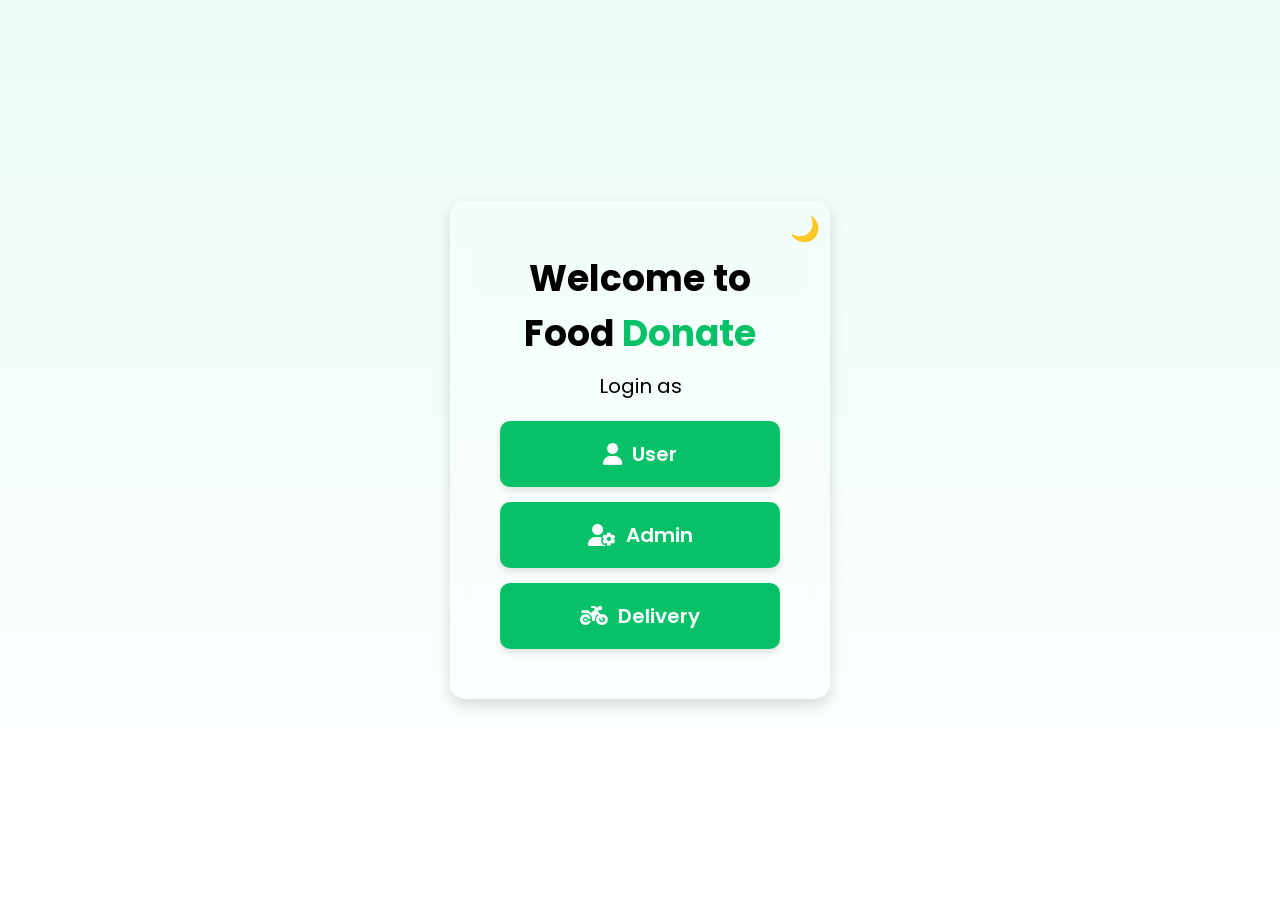
<file: index.html>
<!DOCTYPE html>
<html lang="en">
<head>
    <meta charset="UTF-8">
    <meta http-equiv="X-UA-Compatible" content="IE=edge">
    <meta name="viewport" content="width=device-width, initial-scale=1.0">
    <title>Food Donate - Login</title>

    <!-- Font Awesome -->
    <link rel="stylesheet" href="https://cdnjs.cloudflare.com/ajax/libs/font-awesome/6.3.0/css/all.min.css">

    <!-- Google Font -->
    <link href="https://fonts.googleapis.com/css2?family=Poppins:wght@300;400;600&display=swap" rel="stylesheet">

    <style>
        * {
            margin: 0;
            padding: 0;
            box-sizing: border-box;
            font-family: 'Poppins', sans-serif;
        }

        /* Gradient Background */
        body {
            background: linear-gradient(to bottom, #ecfdf5, #fff);
            display: flex;
            justify-content: center;
            align-items: center;
            height: 100vh;
            text-align: center;
            transition: background 0.3s ease-in-out;
        }

        /* Dark Mode */
        .dark-mode {
            background: linear-gradient(to bottom, #1a1a1a, #000);
            color: #ddd;
        }

        /* Card Styling */
        .container {
            background: rgba(255, 255, 255, 0.15);
            padding: 50px;
            border-radius: 15px;
            backdrop-filter: blur(10px);
            box-shadow: 0px 6px 15px rgba(0, 0, 0, 0.15);
            text-align: center;
            width: 380px;
            position: relative;
            transition: all 0.3s ease-in-out;
        }

        .dark-mode .container {
            background: rgba(30, 30, 30, 0.9);
            box-shadow: 0px 6px 15px rgba(0, 0, 0, 0.3);
        }

        .logo {
            font-size: 36px;
            font-weight: 700;
        }

        .logo b {
            color: #06C167;
        }

        .para {
            font-size: 20px;
            margin: 10px 0 20px;
        }

        /* Button Styling */
        .log {
            display: flex;
            flex-direction: column;
            gap: 15px;
            align-items: center;
        }

        a {
            display: flex;
            align-items: center;
            justify-content: center;
            width: 100%;
            font-size: 20px;
            background: #06C167;
            padding: 18px;
            text-decoration: none;
            font-weight: 600;
            color: #fff;
            border-radius: 10px;
            transition: all 0.3s ease;
            box-shadow: 0 4px 6px rgba(0, 0, 0, 0.1);
        }

        a:hover {
            background-color: #04a356;
            transform: scale(1.05);
            box-shadow: 0 6px 12px rgba(0, 0, 0, 0.2);
        }

        a i {
            margin-right: 10px;
            font-size: 22px;
        }

        /* Dark Mode Toggle Button */
        .toggle-btn {
            position: absolute;
            top: 10px;
            right: 10px;
            background: transparent;
            border: none;
            font-size: 24px;
            cursor: pointer;
            transition: all 0.3s;
            color: #000;
        }

        .dark-mode .toggle-btn {
            color: #fff;
        }

        .toggle-btn:hover {
            transform: scale(1.1);
        }

        /* Responsive Design */
        @media only screen and (max-width: 480px) {
            .container {
                width: 90%;
                padding: 35px;
            }

            .logo {
                font-size: 28px;
            }

            a {
                font-size: 18px;
                padding: 14px;
            }

            .toggle-btn {
                font-size: 22px;
            }
        }
    </style>
</head>
<body>
    <div class="container">
        <button class="toggle-btn" onclick="toggleMode()">🌙</button>

        <p class="logo">Welcome to Food <b>Donate</b></p>
        <p class="para">Login as</p>

        <div class="log">
            <a href="signup.php"><i class="fa-solid fa-user"></i> User</a>
            <a href="admin/signup.php"><i class="fa-solid fa-user-gear"></i> Admin</a>
            <a href="delivery/deliverysignup.php" id="delivery"><i class="fa-solid fa-motorcycle"></i> Delivery</a>
        </div>
    </div>

    <script>
        function toggleMode() {
            document.body.classList.toggle("dark-mode");
            let icon = document.querySelector(".toggle-btn");
            icon.textContent = document.body.classList.contains("dark-mode") ? "☀️" : "🌙";
        }
    </script>
</body>
</html>
</file>
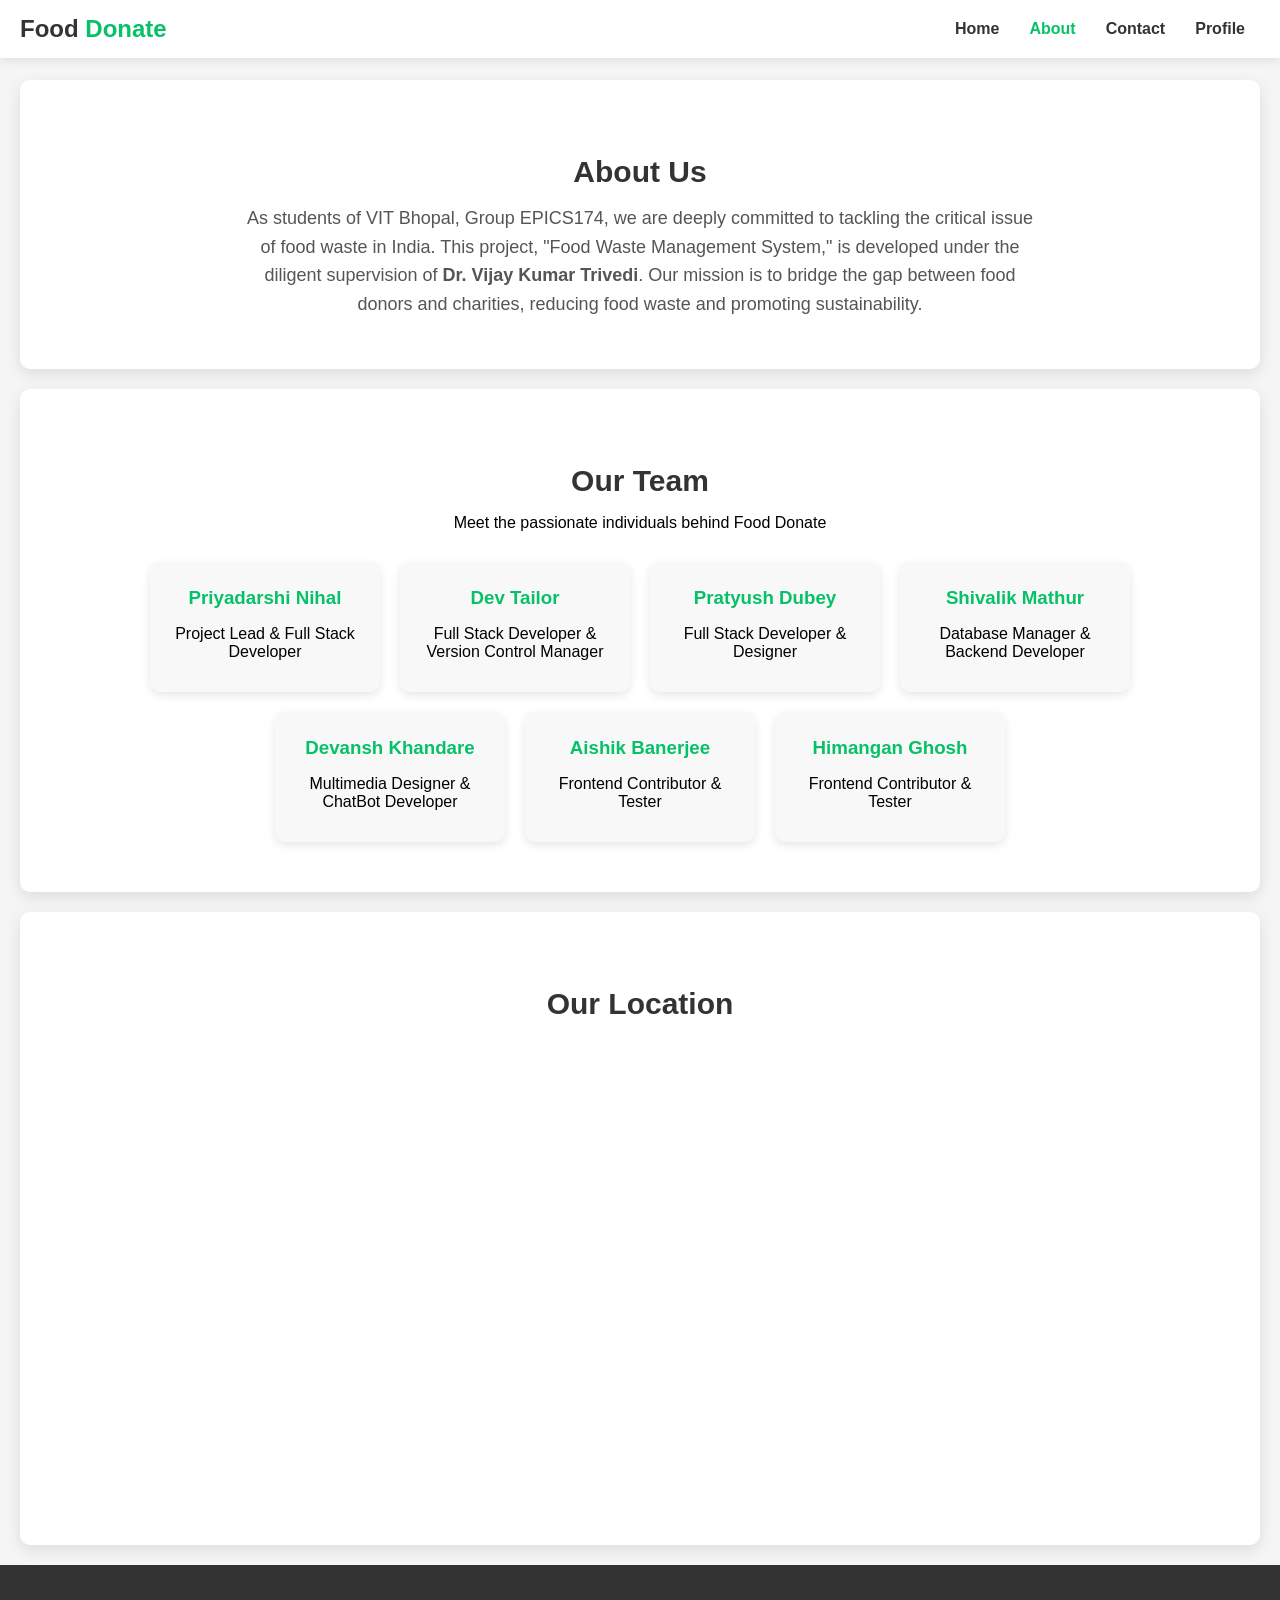
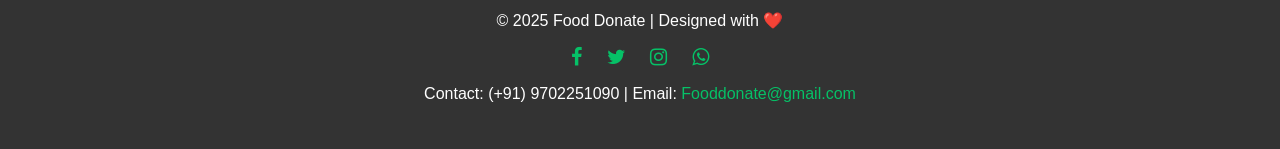
<file: about.html>
<!DOCTYPE html>
<html lang="en">
<head>
    <meta charset="UTF-8">
    <meta name="viewport" content="width=device-width, initial-scale=1.0">
    <title>About Us - Food Donate</title>
    <link rel="stylesheet" href="https://cdnjs.cloudflare.com/ajax/libs/font-awesome/4.7.0/css/font-awesome.min.css">
    <style>
        body {
            margin: 0;
            font-family: Arial, sans-serif;
            background: #f5f5f5;
        }
        header {
            display: flex;
            justify-content: space-between;
            align-items: center;
            background: #fff;
            padding: 15px 20px;
            box-shadow: 0 2px 10px rgba(0, 0, 0, 0.1);
            position: fixed;
            width: 100%;
            top: 0;
            z-index: 1000;
            box-sizing: border-box;
        }
        .logo {
            font-size: 24px;
            font-weight: bold;
            color: #333;
        }
        .hamburger {
            display: none;
            cursor: pointer;
        }
        .hamburger .line {
            width: 25px;
            height: 3px;
            background: #333;
            margin: 5px;
        }
        .nav-bar ul {
            display: flex;
            list-style: none;
            padding: 0;
            margin: 0;
        }
        .nav-bar ul li {
            margin: 0 15px;
        }
        .nav-bar ul li a {
            text-decoration: none;
            color: #333;
            font-weight: bold;
            transition: color 0.3s ease;
        }
        .nav-bar ul li a:hover, .nav-bar ul li a.active {
            color: #06C167;
        }
        .content {
            text-align: center;
            padding: 50px 20px;
            background: #fff;
            margin: 20px;
            margin-top: 80px;
            border-radius: 10px;
            box-shadow: 0 5px 15px rgba(0, 0, 0, 0.1);
        }
        .heading {
            font-size: 30px;
            font-weight: bold;
            margin-bottom: 15px;
            color: #333;
        }
        .description {
            font-size: 18px;
            line-height: 1.6;
            max-width: 800px;
            margin: 0 auto;
            color: #555;
        }
        .team-members {
            text-align: center;
            padding: 50px 20px;
            background: #fff;
            margin: 20px;
            border-radius: 10px;
            box-shadow: 0 5px 15px rgba(0, 0, 0, 0.1);
        }
        .member-grid {
            display: flex;
            flex-wrap: wrap;
            justify-content: center;
            gap: 20px;
            margin-top: 30px;
        }
        .member {
            width: 200px;
            padding: 15px;
            border-radius: 10px;
            background: #f8f8f8;
            box-shadow: 0 3px 10px rgba(0, 0, 0, 0.1);
            transition: transform 0.3s ease, box-shadow 0.3s ease;
        }
        .member:hover {
            transform: translateY(-5px);
            box-shadow: 0 5px 15px rgba(0, 0, 0, 0.2);
        }
        .member h3 {
            margin: 10px 0 5px;
            color: #06C167;
        }
        .map-section {
            text-align: center;
            padding: 50px 20px;
            background: #fff;
            margin: 20px;
            border-radius: 10px;
            box-shadow: 0 5px 15px rgba(0, 0, 0, 0.1);
        }
        .map-section h2 {
            font-size: 30px;
            margin-bottom: 20px;
            color: #333;
        }
        .map-container {
            max-width: 100%;
            overflow: hidden;
            border-radius: 10px;
        }
        iframe {
            width: 100%;
            max-width: 800px;
            height: 450px;
            border: none;
            border-radius: 10px;
        }
        .footer {
            background: #333;
            color: white;
            padding: 30px 20px;
            text-align: center;
        }
        .sociallist {
            margin-top: 10px;
        }
        .sociallist a {
            color: white;
            margin: 0 10px;
            font-size: 20px;
            text-decoration: none;
            transition: color 0.3s ease;
        }
        .sociallist a:hover {
            color: #06C167;
        }
        .footer a {
            color: #06C167;
            text-decoration: none;
        }
        .footer a:hover {
            text-decoration: underline;
        }
        @media (max-width: 768px) {
            .nav-bar ul {
                display: none;
                flex-direction: column;
                background: white;
                position: absolute;
                top: 60px;
                left: 0;
                width: 100%;
                box-shadow: 0 2px 10px rgba(0, 0, 0, 0.1);
            }
            .nav-bar.active ul {
                display: flex;
            }
            .nav-bar ul li {
                margin: 10px 0;
                text-align: center;
            }
            .hamburger {
                display: block;
            }
            .description {
                font-size: 16px;
            }
            iframe {
                height: 300px;
            }
        }
    </style>
</head>
<body>
    <header>
        <div class="logo">Food <b style="color: #06C167;">Donate</b></div>
        <div class="hamburger" onclick="toggleMenu()">
            <div class="line"></div>
            <div class="line"></div>
            <div class="line"></div>
        </div>
        <nav class="nav-bar">
            <ul>
                <li><a href="home.html">Home</a></li>
                <li><a href="about.html" class="active">About</a></li>
                <li><a href="contact.html">Contact</a></li>
                <li><a href="profile.php">Profile</a></li>
            </ul>
        </nav>
    </header>
    
    <script>
        function toggleMenu() {
            document.querySelector(".nav-bar").classList.toggle("active");
        }
    </script>
    
    <section class="content">
        <h2 class="heading">About Us</h2>
        <p class="description">
            As students of VIT Bhopal, Group EPICS174, we are deeply committed to tackling the critical issue of food waste in India. 
            This project, "Food Waste Management System," is developed under the diligent supervision of <span style="font-weight: bold;">Dr. Vijay Kumar Trivedi</span>. 
            Our mission is to bridge the gap between food donors and charities, reducing food waste and promoting sustainability.
        </p>
    </section>
    
    <section class="team-members">
        <h2 class="heading">Our Team</h2>
        <p>Meet the passionate individuals behind Food Donate</p>
        <div class="member-grid">
            <div class="member">
                <h3>Priyadarshi Nihal</h3>
                <p>Project Lead & Full Stack Developer</p>
            </div>
            <div class="member">
                <h3>Dev Tailor</h3>
                <p>Full Stack Developer & Version Control Manager</p>
            </div>
            <div class="member">
                <h3>Pratyush Dubey</h3>
                <p>Full Stack Developer & Designer</p>
            </div>
            <div class="member">
                <h3>Shivalik Mathur</h3>
                <p>Database Manager & Backend Developer</p>
            </div>
            <div class="member">
                <h3>Devansh Khandare</h3>
                <p>Multimedia Designer & ChatBot Developer</p>
            </div>
            <div class="member">
                <h3>Aishik Banerjee</h3>
                <p>Frontend Contributor & Tester</p>
            </div>
            <div class="member">
                <h3>Himangan Ghosh</h3>
                <p>Frontend Contributor & Tester</p>
            </div>
        </div>
    </section>
    
    <section class="map-section">
        <h2 class="heading">Our Location</h2>
        <div class="map-container">
            <iframe src="https://www.google.com/maps/embed?pb=!1m18!1m12!1m3!1d3670.5357352578344!2d76.84871217477183!3d23.077476414278042!2m3!1f0!2f0!3f0!3m2!1i1024!2i768!4f13.1!3m3!1m2!1s0x397ce9ceaaaaaaab%3A0xa224b6b82b421f83!2sVIT%20Bhopal%20University!5e0!3m2!1sen!2sin!4v1740591454934!5m2!1sen!2sin" allowfullscreen="" loading="lazy"></iframe>
        </div>
    </section>
    
    <footer class="footer">
        <p>&copy; 2025 Food Donate | Designed with ❤️</p>
        <div class="sociallist">
            <a href="https://www.facebook.com/TheAkshayaPatraFoundation/"><i class="fa fa-facebook"></i></a>
            <a href="https://twitter.com/globalgiving"><i class="fa fa-twitter"></i></a>
            <a href="https://www.instagram.com/charitism/"><i class="fa fa-instagram"></i></a>
            <a href="https://web.whatsapp.com/"><i class="fa fa-whatsapp"></i></a>
        </div>
        <p>Contact: (+91) 9702251090 | Email: <a href="mailto:Fooddonate@gmail.com" style="color: #06C167;">Fooddonate@gmail.com</a></p>
    </footer>
</body>
</html>
</file>
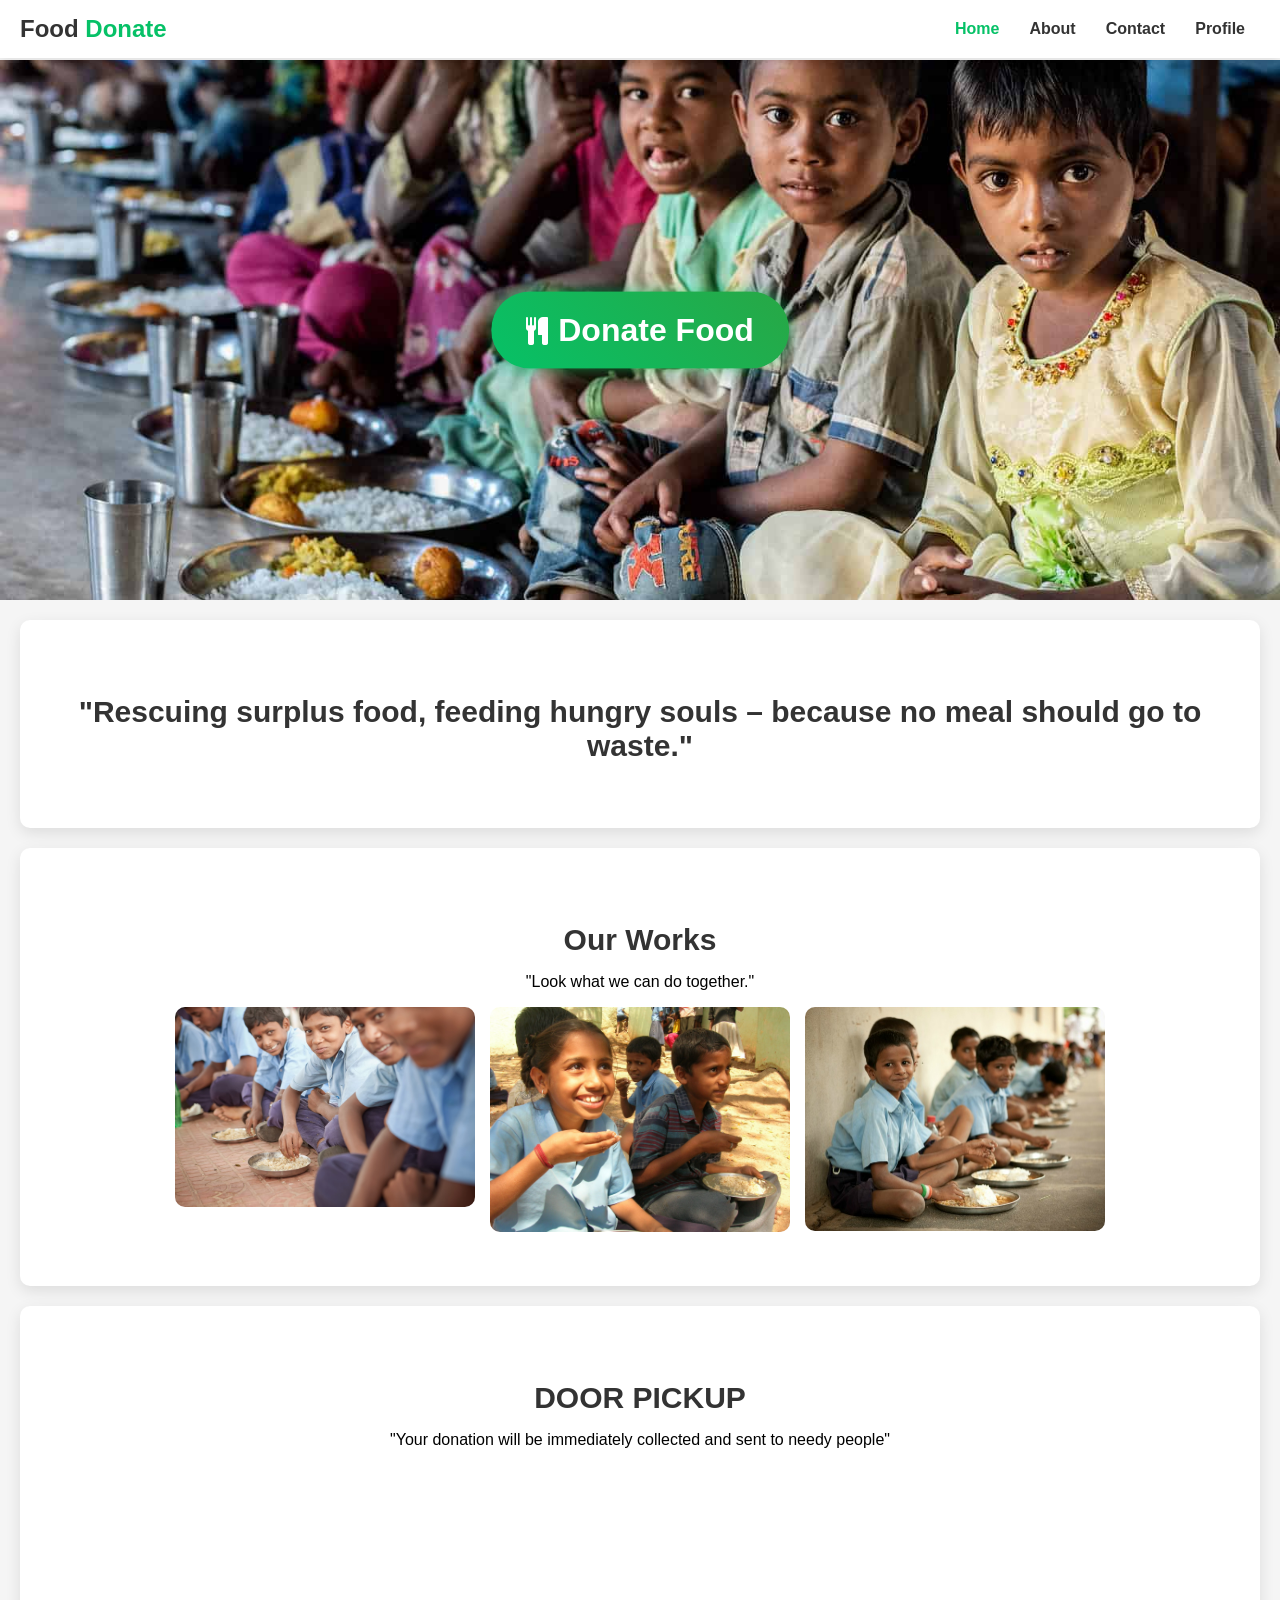
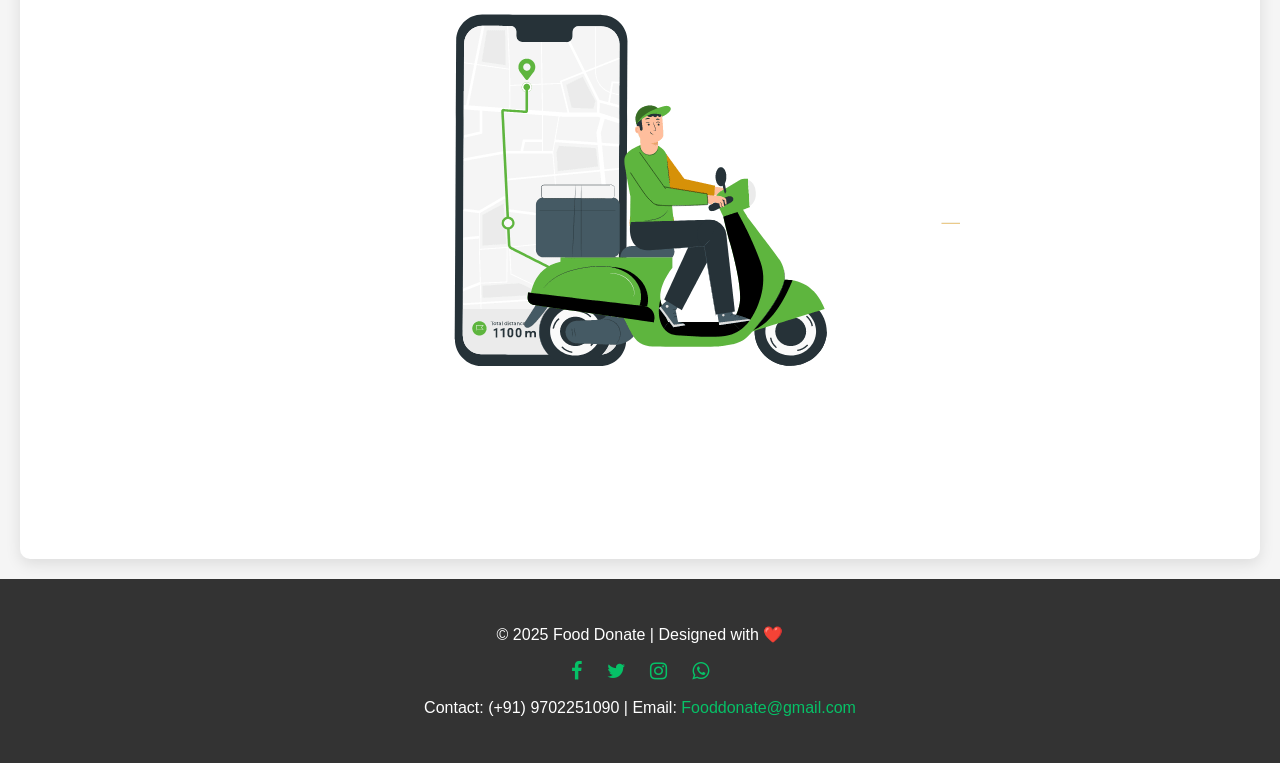
<file: home.html>
<!DOCTYPE html>
<html lang="en">
<head>
    <meta charset="UTF-8">
    <meta name="viewport" content="width=device-width, initial-scale=1.0">
    <title>Food Donate - Home</title>
    <link rel="stylesheet" href="https://cdnjs.cloudflare.com/ajax/libs/font-awesome/4.7.0/css/font-awesome.min.css">
    <style>
        body {
            margin: 0;
            font-family: Arial, sans-serif;
            background: #f5f5f5;
        }
        header {
            display: flex;
            justify-content: space-between;
            align-items: center;
            background: #fff;
            padding: 15px 20px;
            box-shadow: 0 2px 10px rgba(0, 0, 0, 0.1);
            position: fixed;
            width: 100%;
            top: 0;
            z-index: 1000;
            box-sizing: border-box;
        }
        .logo {
            font-size: 24px;
            font-weight: bold;
            color: #333;
        }
        .hamburger {
            display: none;
            cursor: pointer;
        }
        .hamburger .line {
            width: 25px;
            height: 3px;
            background: #333;
            margin: 5px;
        }
        .nav-bar ul {
            display: flex;
            list-style: none;
            padding: 0;
            margin: 0;
        }
        .nav-bar ul li {
            margin: 0 15px;
        }
        .nav-bar ul li a {
            text-decoration: none;
            color: #333;
            font-weight: bold;
            transition: color 0.3s ease;
        }
        .nav-bar ul li a:hover, .nav-bar ul li a.active {
            color: #06C167;
        }
        .banner {
            display: flex;
            justify-content: center;
            align-items: center;
            height: 60vh;
            background: url('img/coverimage.jpeg') no-repeat center center/cover;
            text-align: center;
            position: relative;
            margin-top: 60px;
        }
        .donate-btn {
        padding: 20px 35px;
        background: linear-gradient(45deg, #06C167, #28a745);
        color: #fff;
        text-decoration: none;
        font-size: 32px;
        font-weight: bold;
        border-radius: 50px;
        position: absolute;
        top: 50%;
        left: 50%;
        transform: translate(-50%, -50%);
        transition: all 0.3s ease;
        box-shadow: 0 0 15px rgba(6, 193, 103, 0.6);
        display: flex;
        align-items: center;
        gap: 10px;
        }

        .donate-btn i {
        font-size: 28px;
        }

        .donate-btn:hover {
            background: linear-gradient(45deg, #28a745, #06C167);
            box-shadow: 0 0 20px rgba(6, 193, 103, 0.9);
            transform: translate(-50%, -50%) scale(1.05);
        }
        .heading {
            font-size: 30px;
            font-weight: bold;
            margin-bottom: 15px;
            color: #333;
        }
        .photo, .deli, .motto {
            text-align: center;
            padding: 50px 20px;
            background: #fff;
            margin: 20px;
            border-radius: 10px;
            box-shadow: 0 5px 15px rgba(0, 0, 0, 0.1);
        }
        .wrapper {
            display: flex;
            flex-wrap: wrap;
            justify-content: center;
            gap: 15px;
        }
        .box img {
            width: 100%;
            max-width: 300px;
            border-radius: 10px;
            transition: transform 0.3s ease;
        }
        .box img:hover {
            transform: scale(1.05);
        }
        .footer {
            background: #333;
            color: white;
            padding: 30px 20px;
            text-align: center;
        }
        .sociallist {
            margin-top: 10px;
        }
        .sociallist a {
            color: white;
            margin: 0 10px;
            font-size: 20px;
            text-decoration: none;
            transition: color 0.3s ease;
        }
        .sociallist a:hover {
            color: #06C167;
        }
        .footer a {
            color: #06C167;
            text-decoration: none;
        }
        .footer a:hover {
            text-decoration: underline;
        }
        @media (max-width: 768px) {
            .nav-bar ul {
                display: none;
                flex-direction: column;
                background: white;
                position: absolute;
                top: 60px;
                left: 0;
                width: 100%;
                box-shadow: 0 2px 10px rgba(0, 0, 0, 0.1);
            }
            .nav-bar.active ul {
                display: flex;
            }
            .nav-bar ul li {
                margin: 10px 0;
                text-align: center;
            }
            .hamburger {
                display: block;
            }
        }
    </style>
</head>
<body>
    <header>
        <div class="logo">Food <b style="color: #06C167;">Donate</b></div>
        <div class="hamburger" onclick="toggleMenu()">
            <div class="line"></div>
            <div class="line"></div>
            <div class="line"></div>
        </div>
        <nav class="nav-bar">
            <ul>
                <li><a href="home.html" class="active">Home</a></li>
                <li><a href="about.html">About</a></li>
                <li><a href="contact.html">Contact</a></li>
                <li><a href="profile.php">Profile</a></li>
            </ul>
        </nav>
    </header>
    <script>
        function toggleMenu() {
            document.querySelector(".nav-bar").classList.toggle("active");
        }
    </script>
    <section class="banner">
        <a href="fooddonateform.php" class="donate-btn">
            <i class="fa fa-cutlery"></i> Donate Food
        </a>
    </section>
    <div class="motto">
        <h2 class="heading">"Rescuing surplus food, feeding hungry souls – because no meal should go to waste."</h2>
    </div>
    
    <div class="photo">
        <h2 class="heading">Our Works</h2>
        <p>"Look what we can do together."</p>
        <div class="wrapper">
            <div class="box"><img src="img/p1.jpeg" alt="Food donation event"></div>
            <div class="box"><img src="img/p4.jpeg" alt="Community meal distribution"></div>
            <div class="box"><img src="img/p3.jpeg" alt="Food preparation"></div>
        </div>
    </div>
    <div class="deli">
        <h2 class="heading">DOOR PICKUP</h2>
        <p>"Your donation will be immediately collected and sent to needy people"</p>
        <img src="img/delivery.gif" alt="Delivery">
    </div>
    <footer class="footer">
        <p>&copy; 2025 Food Donate | Designed with ❤️</p>
        <div class="sociallist">
            <a href="https://www.facebook.com/TheAkshayaPatraFoundation/"><i class="fa fa-facebook"></i></a>
            <a href="https://twitter.com/globalgiving"><i class="fa fa-twitter"></i></a>
            <a href="https://www.instagram.com/charitism/"><i class="fa fa-instagram"></i></a>
            <a href="https://web.whatsapp.com/"><i class="fa fa-whatsapp"></i></a>
        </div>
        <p>Contact: (+91) 9702251090 | Email: <a href="mailto:Fooddonate@gmail.com" style="color: #06C167;">Fooddonate@gmail.com</a></p>
    </footer>
</body>
</html>
</file>
